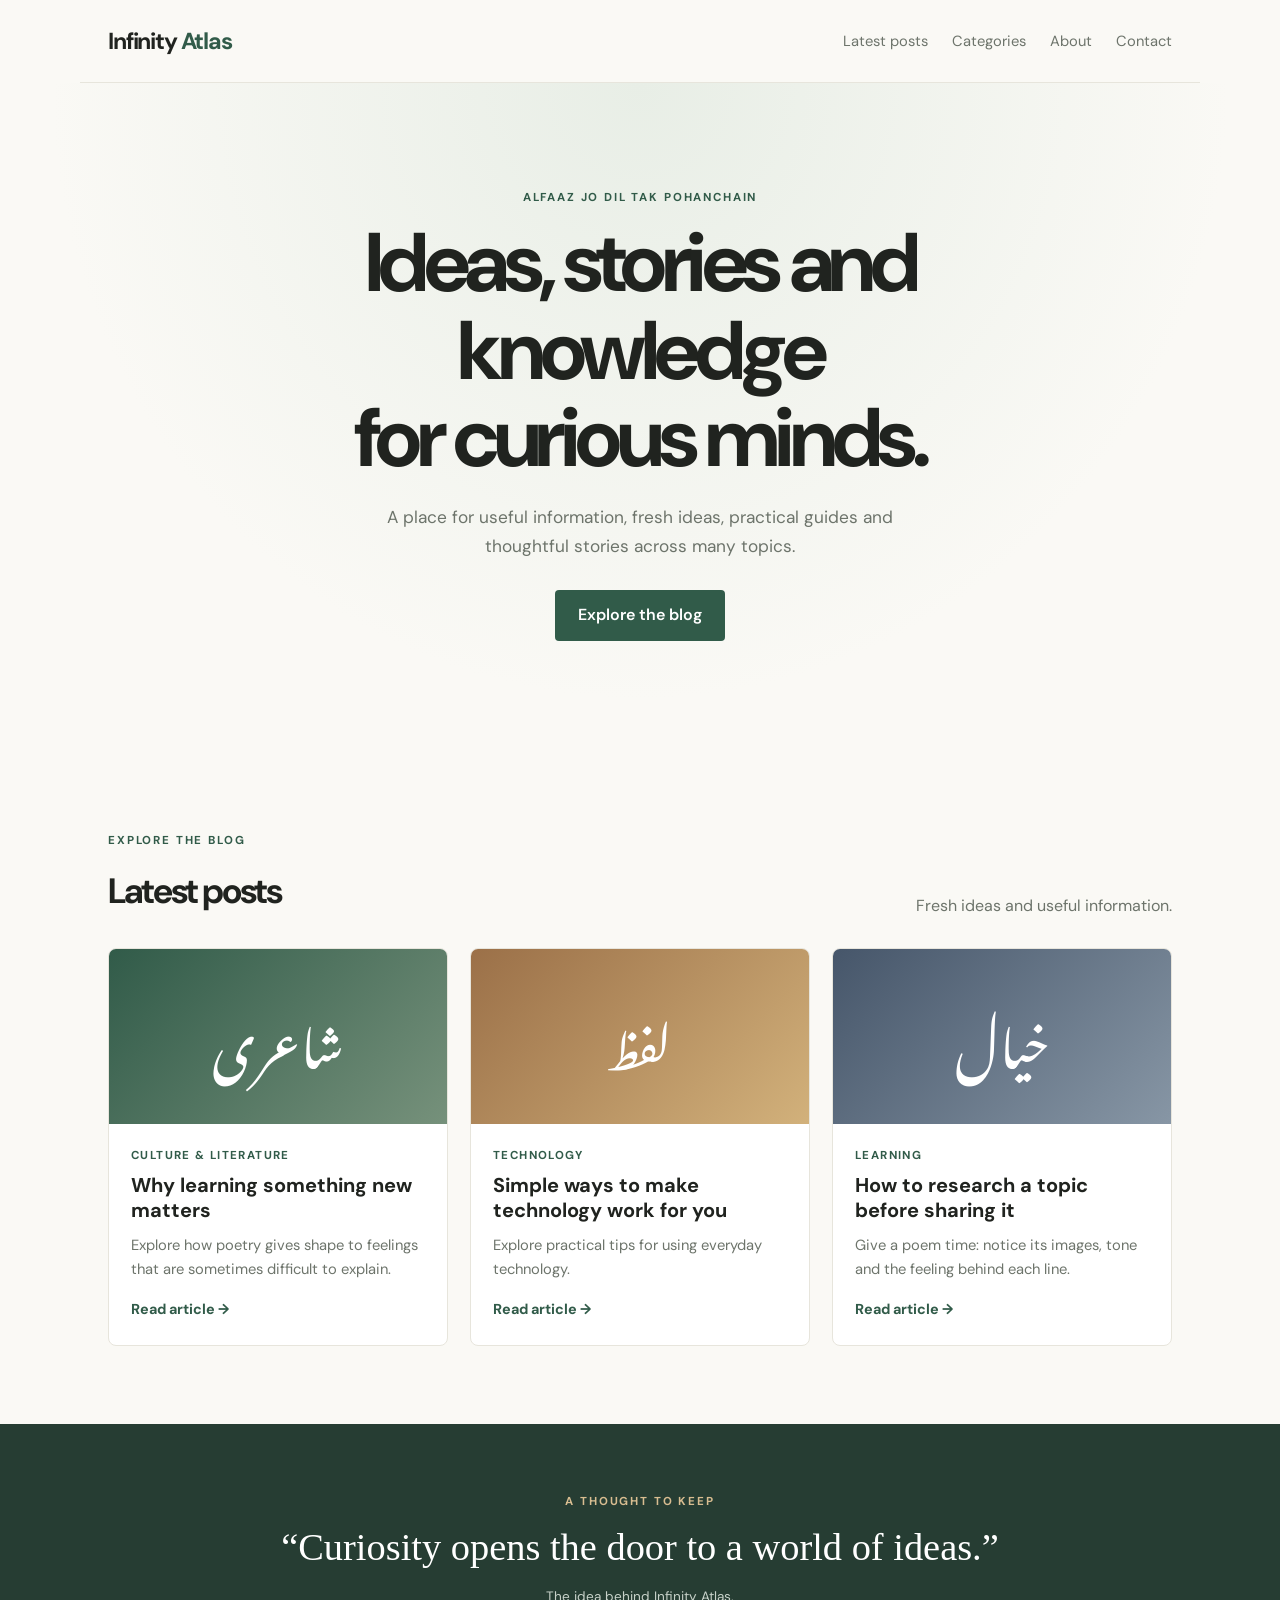
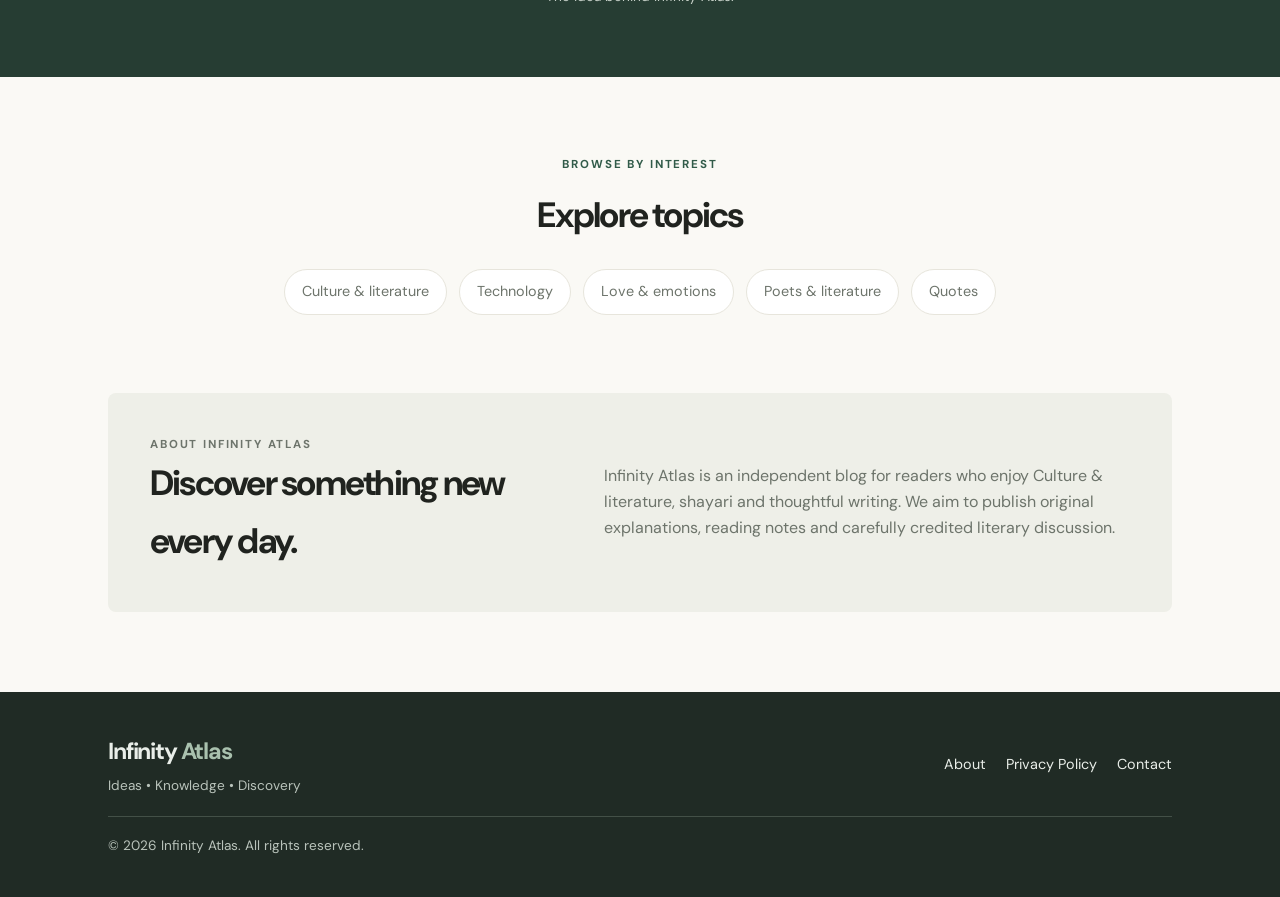
<file: index.html>
<!doctype html>
<html lang="en">
<head>
  <meta charset="utf-8">
  <meta name="viewport" content="width=device-width, initial-scale=1">
  <meta name="description" content="Culture & literature, shayari, quotes and reflections in Urdu and Technology.">
  <title>Infinity Atlas | Poetry & Shayari</title>
  <link rel="stylesheet" href="style.css">
</head>
<body>
  <header class="site-header">
    <a class="brand" href="index.html">Infinity <span>Atlas</span></a>
    <nav aria-label="Main navigation">
      <a href="#latest">Latest posts</a>
      <a href="#categories">Categories</a>
      <a href="#about">About</a>
      <a href="#contact">Contact</a>
    </nav>
  </header>

  <main>
    <section class="hero">
      <p class="eyebrow">Alfaaz jo dil tak pohanchain</p>
      <h1>Ideas, stories and knowledge<br>for curious minds.</h1>
      <p class="intro">A place for useful information, fresh ideas, practical guides and thoughtful stories across many topics.</p>
      <a class="button" href="#latest">Explore the blog</a>
    </section>

    <section class="section" id="latest">
      <div class="section-heading">
        <div><p class="eyebrow">Explore the blog</p><h2>Latest posts</h2></div>
        <p>Fresh ideas and useful information.</p>
      </div>
      <div class="post-grid">
        <article class="post-card">
          <div class="post-art art-one">شاعری</div>
          <div class="post-content">
            <p class="category">Culture & literature</p>
            <h3>Why learning something new matters</h3>
            <p>Explore how poetry gives shape to feelings that are sometimes difficult to explain.</p>
            <a href="posts/why-poetry-matters.html">Read article →</a>
          </div>
        </article>
        <article class="post-card">
          <div class="post-art art-two">لفظ</div>
          <div class="post-content">
            <p class="category">Technology</p>
            <h3>Simple ways to make technology work for you</h3>
            <p>Explore practical tips for using everyday technology.</p>
            <a href="posts/meaning-in-words.html">Read article →</a>
          </div>
        </article>
        <article class="post-card">
          <div class="post-art art-three">خیال</div>
          <div class="post-content">
            <p class="category">Learning</p>
            <h3>How to research a topic before sharing it</h3>
            <p>Give a poem time: notice its images, tone and the feeling behind each line.</p>
            <a href="posts/how-to-read-poetry.html">Read article →</a>
          </div>
        </article>
      </div>
    </section>

    <section class="quote-band">
      <p class="eyebrow">A thought to keep</p>
      <blockquote>“Curiosity opens the door to a world of ideas.”</blockquote>
      <p class="note">The idea behind Infinity Atlas.</p>
    </section>

    <section class="section categories" id="categories">
      <p class="eyebrow">Browse by interest</p>
      <h2>Explore topics</h2>
      <div class="category-list">
        <span>Culture & literature</span><span>Technology</span><span>Love & emotions</span><span>Poets & literature</span><span>Quotes</span>
      </div>
    </section>

    <section class="about-section" id="about">
      <div>
        <p class="eyebrow">About Infinity Atlas</p>
        <h2>Discover something new every day.</h2>
      </div>
      <p>Infinity Atlas is an independent blog for readers who enjoy Culture & literature, shayari and thoughtful writing. We aim to publish original explanations, reading notes and carefully credited literary discussion.</p>
    </section>
  </main>

  <footer id="contact">
    <div><a class="brand" href="#">Infinity <span>Atlas</span></a><p>Ideas • Knowledge • Discovery</p></div>
    <div class="footer-links"><a href="about.html">About</a><a href="privacy.html">Privacy Policy</a><a href="contact.html">Contact</a></div>
    <p class="copyright">© <span id="year"></span> Infinity Atlas. All rights reserved.</p>
  </footer>
  <script src="script.js"></script>
</body>
</html>
</file>
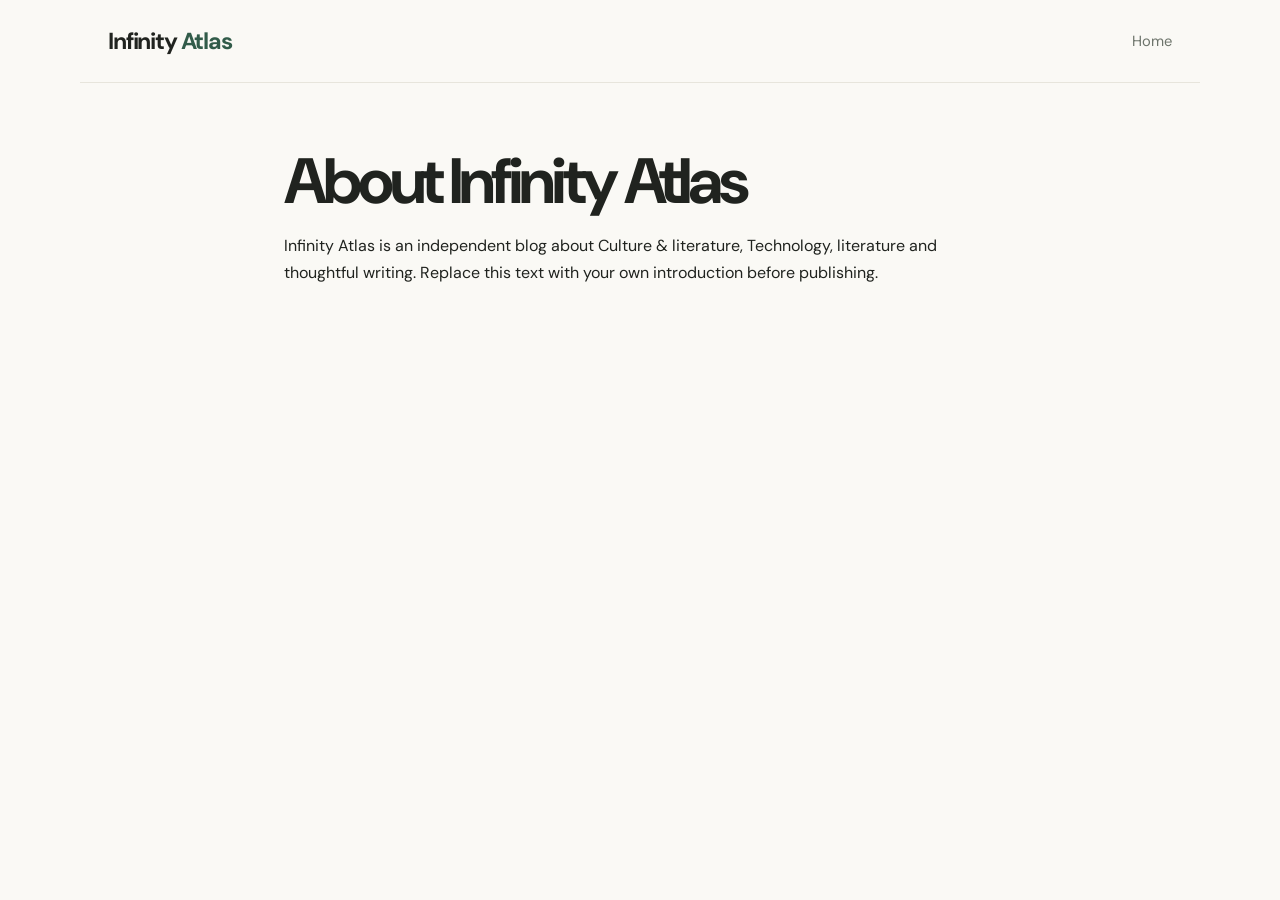
<file: about.html>
<!doctype html><html lang="en"><head><meta charset="utf-8"><meta name="viewport" content="width=device-width, initial-scale=1"><title>About | Infinity Atlas</title><link rel="stylesheet" href="style.css"></head><body><header class="site-header"><a class="brand" href="index.html">Infinity <span>Atlas</span></a><nav><a href="index.html">Home</a></nav></header><main class="article"><h1>About Infinity Atlas</h1><p>Infinity Atlas is an independent blog about Culture & literature, Technology, literature and thoughtful writing. Replace this text with your own introduction before publishing.</p></main></body></html>
</file>
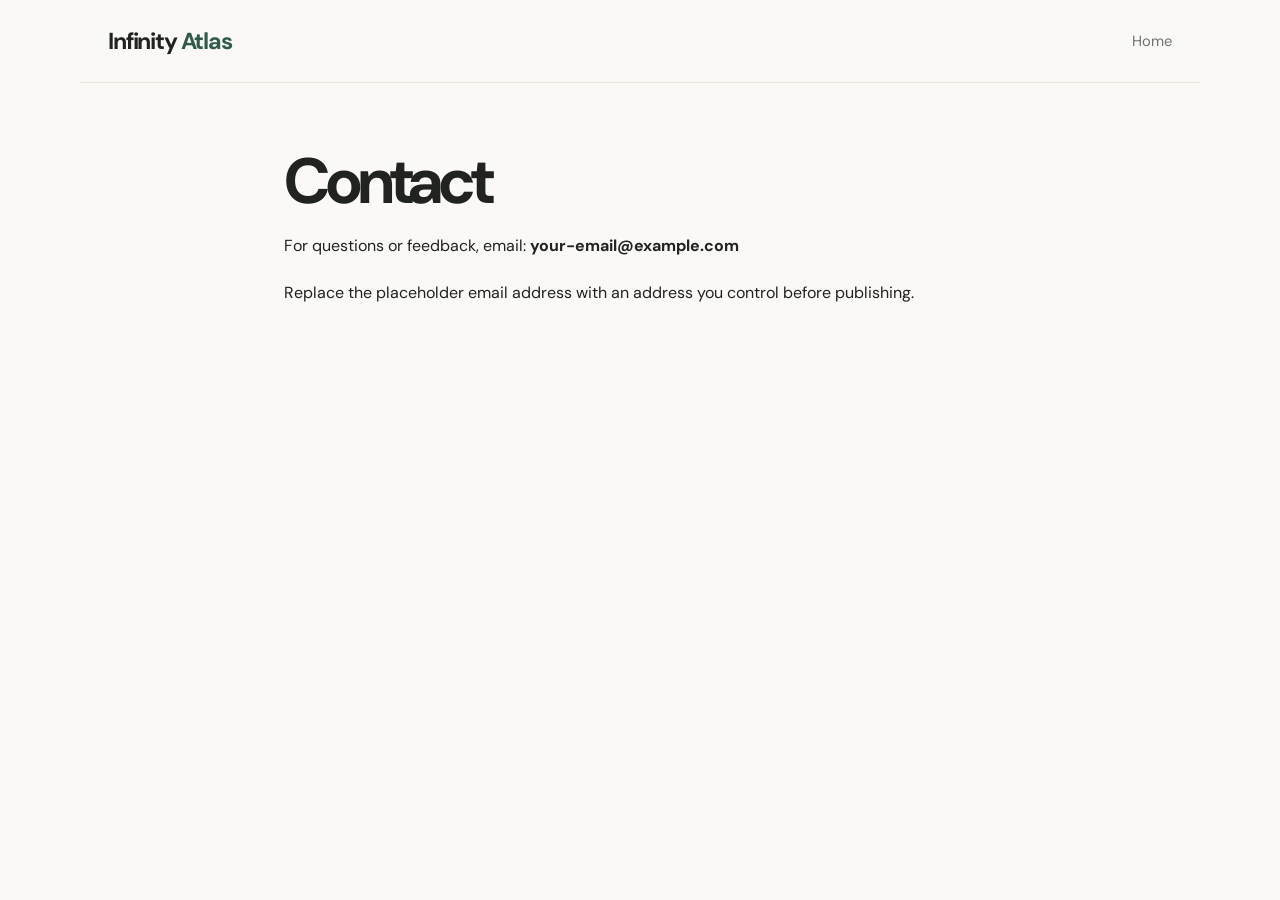
<file: contact.html>
<!doctype html><html lang="en"><head><meta charset="utf-8"><meta name="viewport" content="width=device-width, initial-scale=1"><title>Contact | Infinity Atlas</title><link rel="stylesheet" href="style.css"></head><body><header class="site-header"><a class="brand" href="index.html">Infinity <span>Atlas</span></a><nav><a href="index.html">Home</a></nav></header><main class="article"><h1>Contact</h1><p>For questions or feedback, email: <strong>your-email@example.com</strong></p><p>Replace the placeholder email address with an address you control before publishing.</p></main></body></html>
</file>
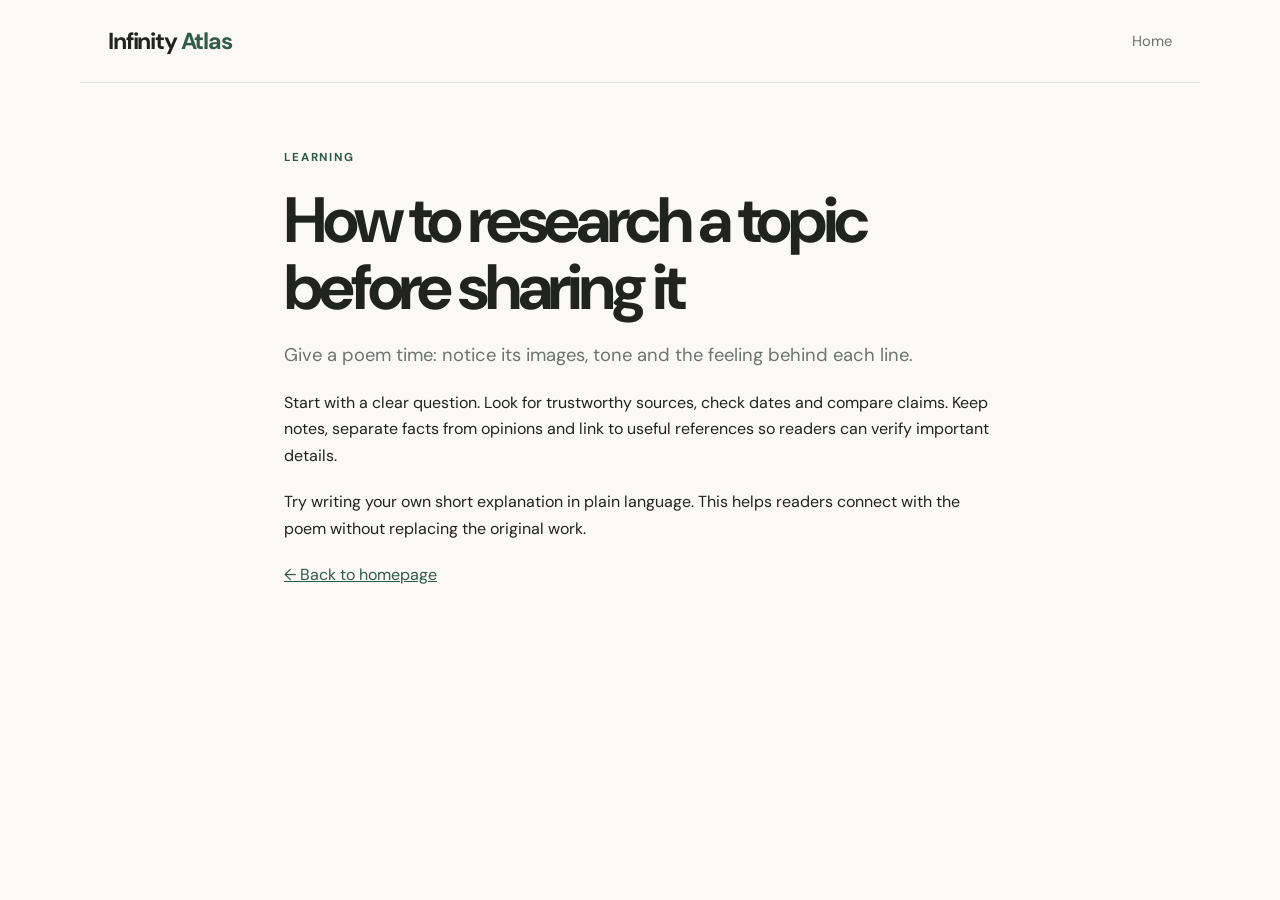
<file: how-to-read-poetry.html>
<!doctype html><html lang="en"><head><meta charset="utf-8"><meta name="viewport" content="width=device-width, initial-scale=1"><title>How to research a topic before sharing it | Infinity Atlas</title><link rel="stylesheet" href="../style.css"></head><body><header class="site-header"><a class="brand" href="../index.html">Infinity <span>Atlas</span></a><nav><a href="../index.html">Home</a></nav></header><main class="article"><p class="eyebrow">Learning</p><h1>How to research a topic before sharing it</h1><p class="lead">Give a poem time: notice its images, tone and the feeling behind each line.</p><p>Start with a clear question. Look for trustworthy sources, check dates and compare claims. Keep notes, separate facts from opinions and link to useful references so readers can verify important details.</p><p>Try writing your own short explanation in plain language. This helps readers connect with the poem without replacing the original work.</p><p><a href="../index.html">← Back to homepage</a></p></main></body></html>
</file>
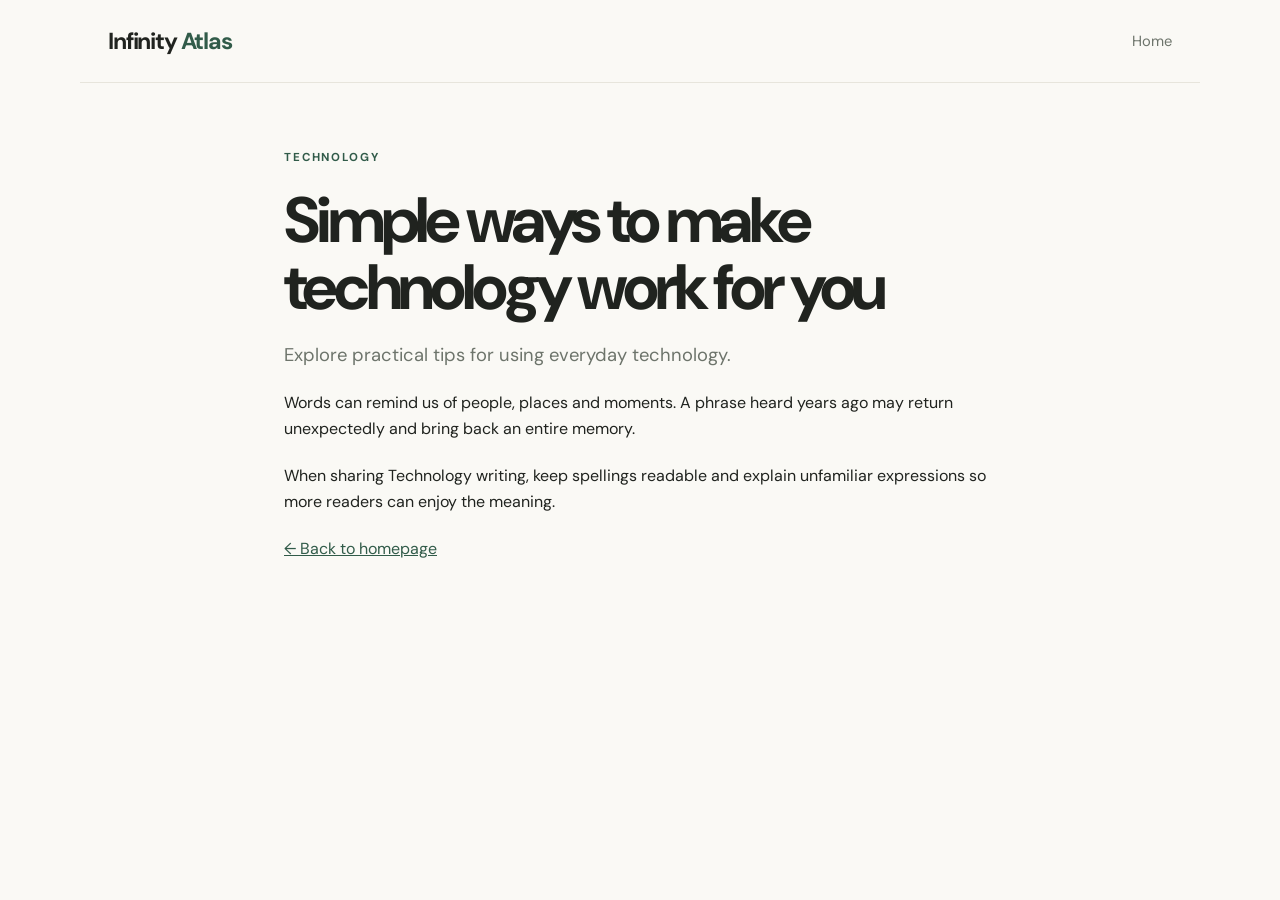
<file: meaning-in-words.html>
<!doctype html><html lang="en"><head><meta charset="utf-8"><meta name="viewport" content="width=device-width, initial-scale=1"><title>Simple ways to make technology work for you | Infinity Atlas</title><link rel="stylesheet" href="../style.css"></head><body><header class="site-header"><a class="brand" href="../index.html">Infinity <span>Atlas</span></a><nav><a href="../index.html">Home</a></nav></header><main class="article"><p class="eyebrow">Technology</p><h1>Simple ways to make technology work for you</h1><p class="lead">Explore practical tips for using everyday technology.</p><p>Words can remind us of people, places and moments. A phrase heard years ago may return unexpectedly and bring back an entire memory.</p><p>When sharing Technology writing, keep spellings readable and explain unfamiliar expressions so more readers can enjoy the meaning.</p><p><a href="../index.html">← Back to homepage</a></p></main></body></html>
</file>
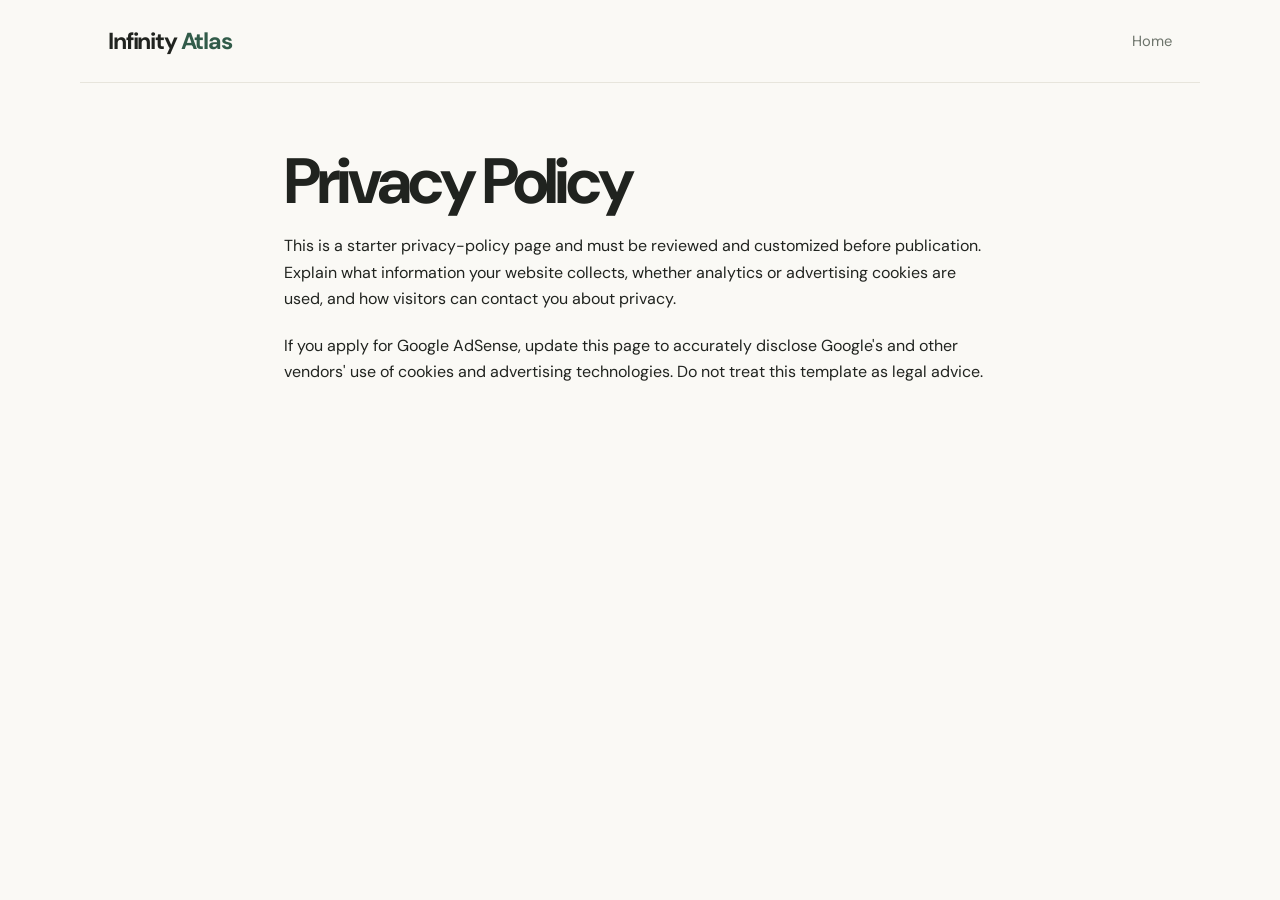
<file: privacy.html>
<!doctype html><html lang="en"><head><meta charset="utf-8"><meta name="viewport" content="width=device-width, initial-scale=1"><title>Privacy Policy | Infinity Atlas</title><link rel="stylesheet" href="style.css"></head><body><header class="site-header"><a class="brand" href="index.html">Infinity <span>Atlas</span></a><nav><a href="index.html">Home</a></nav></header><main class="article"><h1>Privacy Policy</h1><p>This is a starter privacy-policy page and must be reviewed and customized before publication. Explain what information your website collects, whether analytics or advertising cookies are used, and how visitors can contact you about privacy.</p><p>If you apply for Google AdSense, update this page to accurately disclose Google's and other vendors' use of cookies and advertising technologies. Do not treat this template as legal advice.</p></main></body></html>
</file>
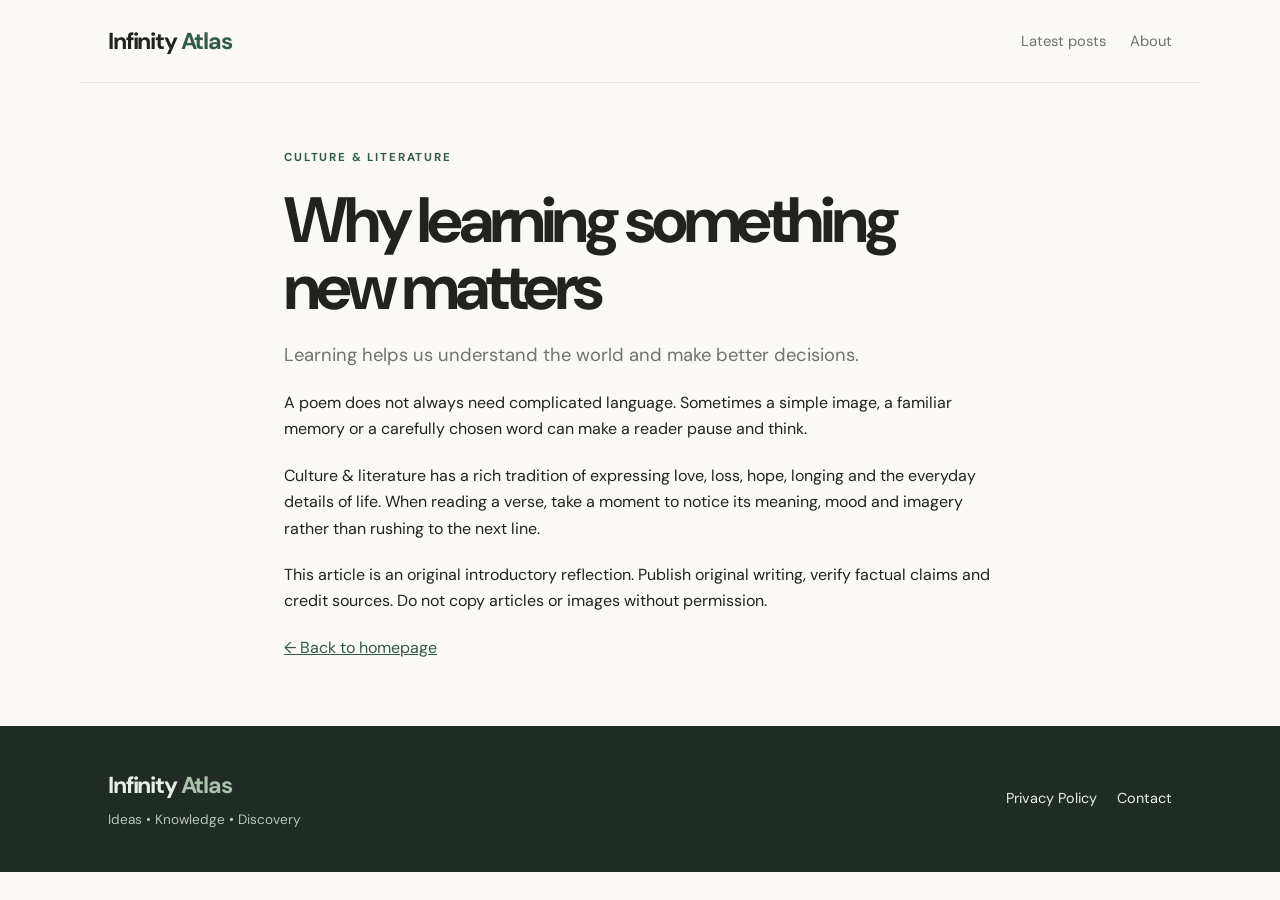
<file: why-poetry-matters.html>
<!doctype html><html lang="en"><head><meta charset="utf-8"><meta name="viewport" content="width=device-width, initial-scale=1"><title>Why learning something new matters | Infinity Atlas</title><link rel="stylesheet" href="../style.css"></head><body><header class="site-header"><a class="brand" href="../index.html">Infinity <span>Atlas</span></a><nav><a href="../index.html#latest">Latest posts</a><a href="../index.html#about">About</a></nav></header><main class="article"><p class="eyebrow">Culture & literature</p><h1>Why learning something new matters</h1><p class="lead">Learning helps us understand the world and make better decisions.</p><p>A poem does not always need complicated language. Sometimes a simple image, a familiar memory or a carefully chosen word can make a reader pause and think.</p><p>Culture & literature has a rich tradition of expressing love, loss, hope, longing and the everyday details of life. When reading a verse, take a moment to notice its meaning, mood and imagery rather than rushing to the next line.</p><p>This article is an original introductory reflection. Publish original writing, verify factual claims and credit sources. Do not copy articles or images without permission.</p><p><a href="../index.html">← Back to homepage</a></p></main><footer><div><a class="brand" href="../index.html">Infinity <span>Atlas</span></a><p>Ideas • Knowledge • Discovery</p></div><div class="footer-links"><a href="../privacy.html">Privacy Policy</a><a href="../contact.html">Contact</a></div></footer></body></html>
</file>
<file: style.css>
@import url('https://fonts.googleapis.com/css2?family=DM+Sans:wght@400;500;600;700&family=Noto+Nastaliq+Urdu:wght@400;500&display=swap');
:root{--ink:#20231f;--muted:#6d746b;--paper:#faf9f5;--green:#315b49;--line:#e7e5dc;--gold:#c99b54}
*{box-sizing:border-box}html{scroll-behavior:smooth}body{margin:0;background:var(--paper);color:var(--ink);font-family:'DM Sans',sans-serif;line-height:1.65}
a{color:inherit;text-decoration:none}.site-header{max-width:1120px;margin:auto;padding:22px 28px;display:flex;align-items:center;justify-content:space-between;gap:24px;border-bottom:1px solid var(--line)}
.brand{font-size:1.45rem;font-weight:700;letter-spacing:-.05em}.brand span{color:var(--green)}nav{display:flex;gap:24px;font-size:.92rem;color:var(--muted)}nav a:hover,.footer-links a:hover{color:var(--green)}
.hero{padding:105px 24px 112px;text-align:center;background:radial-gradient(ellipse at 50% 0%,#e8eee6 0%,transparent 65%)}.eyebrow{text-transform:uppercase;letter-spacing:.16em;font-size:.72rem;font-weight:700;color:var(--green);margin:0 0 12px}
h1,h2,h3,p{margin-top:0}h1{font-size:clamp(2.5rem,7vw,5.2rem);line-height:1.05;letter-spacing:-.065em;margin:0 auto 22px;max-width:850px} .intro{max-width:560px;margin:0 auto 30px;color:var(--muted);font-size:1.08rem}
.button{display:inline-block;background:var(--green);color:white;padding:12px 23px;border-radius:4px;font-weight:600}.button:hover{background:#244536}
.section{max-width:1120px;margin:auto;padding:78px 28px}.section-heading{display:flex;justify-content:space-between;align-items:end;margin-bottom:28px;gap:20px}.section-heading h2,.categories h2,.about-section h2{font-size:2.2rem;letter-spacing:-.05em;margin:0}.section-heading>p{color:var(--muted);margin:0}
.post-grid{display:grid;grid-template-columns:repeat(3,1fr);gap:22px}.post-card{background:white;border:1px solid var(--line);border-radius:8px;overflow:hidden}.post-art{height:175px;display:grid;place-items:center;font-family:'Noto Nastaliq Urdu',serif;font-size:3.2rem;color:#fff}.art-one{background:linear-gradient(135deg,#315b49,#76917b)}.art-two{background:linear-gradient(135deg,#9b7048,#d2b17b)}.art-three{background:linear-gradient(135deg,#46566a,#8796a5)}
.post-content{padding:22px}.category{font-size:.72rem;text-transform:uppercase;letter-spacing:.12em;color:var(--green);font-weight:700;margin-bottom:8px}.post-content h3{font-size:1.25rem;line-height:1.25;margin-bottom:10px}.post-content p:not(.category){font-size:.92rem;color:var(--muted)}.post-content a{color:var(--green);font-weight:700;font-size:.9rem}
.quote-band{background:#263d33;color:white;text-align:center;padding:68px 24px}.quote-band .eyebrow{color:#d8bd91}.quote-band blockquote{font-family:Georgia,serif;font-size:clamp(1.5rem,4vw,2.4rem);max-width:780px;margin:0 auto 14px;line-height:1.3}.note{color:#c7d1c9;font-size:.85rem;margin:0}
.categories{text-align:center}.category-list{display:flex;flex-wrap:wrap;justify-content:center;gap:12px;margin-top:25px}.category-list span{border:1px solid var(--line);background:white;padding:10px 17px;border-radius:30px;color:var(--muted);font-size:.9rem}
.about-section{max-width:1064px;margin:0 auto 80px;padding:42px;background:#eeefe8;border-radius:8px;display:grid;grid-template-columns:1fr 1.3fr;gap:50px;align-items:center}.about-section p{color:var(--muted);margin:0}
footer{background:#202b25;color:#e9eee9;padding:40px max(28px,calc((100% - 1064px)/2));display:grid;grid-template-columns:1fr auto;gap:18px}footer .brand span{color:#a9c1ae}footer p{color:#b9c3bb;font-size:.85rem;margin:5px 0 0}.footer-links{display:flex;gap:20px;align-items:center;font-size:.9rem}.copyright{grid-column:1/-1;border-top:1px solid #435047;padding-top:18px;margin:0}
.article{max-width:760px;margin:65px auto;padding:0 24px}.article h1{font-size:clamp(2.3rem,6vw,4rem);margin-bottom:18px}.article .lead{font-size:1.15rem;color:var(--muted)}.article p{margin-bottom:20px}.article a{color:var(--green);text-decoration:underline}
@media(max-width:760px){.site-header{align-items:flex-start;flex-direction:column}.site-header nav{gap:14px;flex-wrap:wrap}.hero{padding:78px 22px}.section{padding:58px 20px}.post-grid{grid-template-columns:1fr}.section-heading{display:block}.section-heading>p{margin-top:8px}.about-section{margin:0 20px 55px;padding:28px;grid-template-columns:1fr;gap:14px}footer{grid-template-columns:1fr}.footer-links{flex-wrap:wrap}.copyright{grid-column:auto}}
</file>
